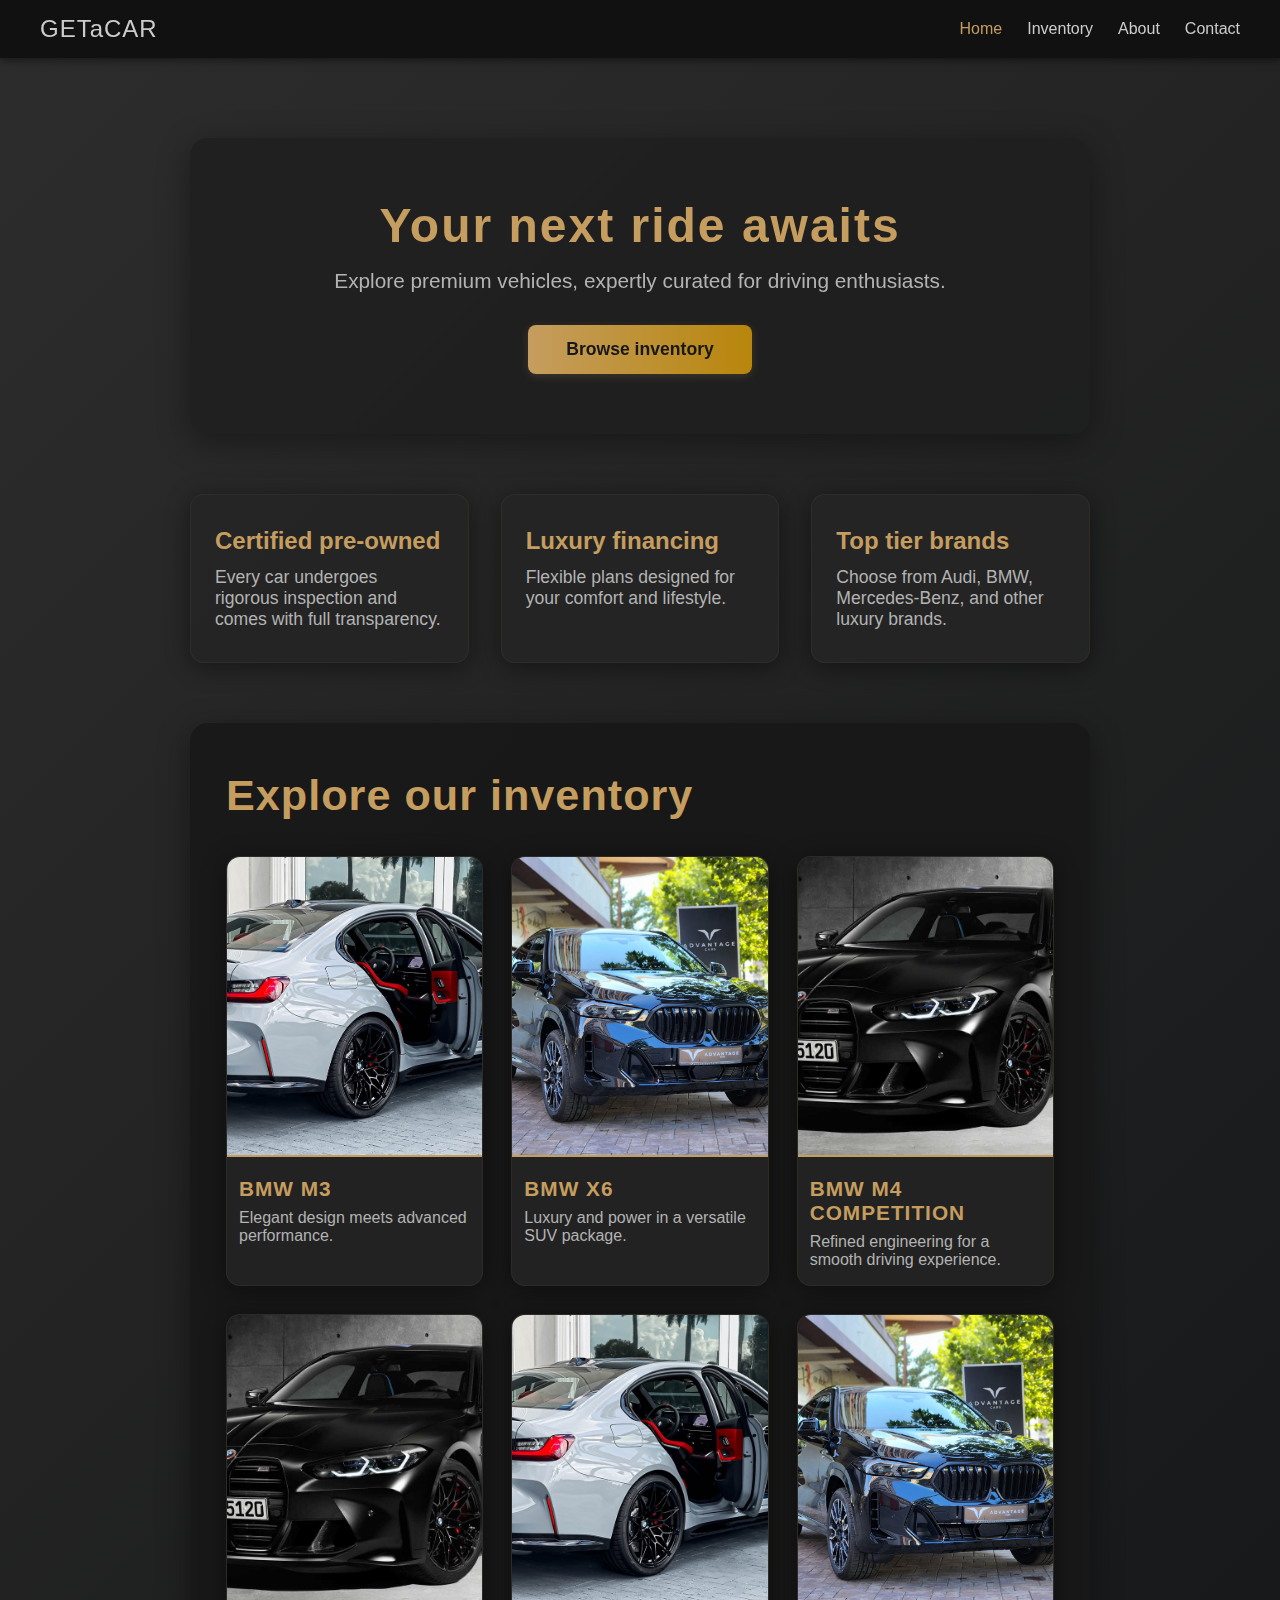
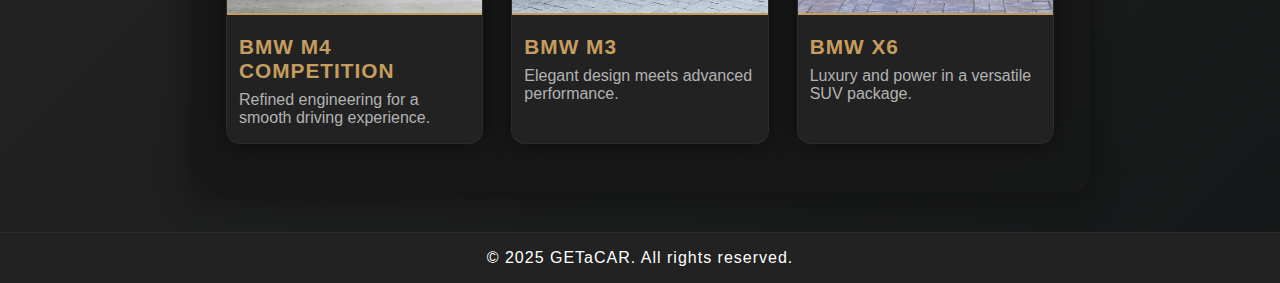
<file: index.html>
<!DOCTYPE html>
<html lang="en">

<head>
    <meta charset="UTF-8">
    <meta name="viewport" content="width=device-width, initial-scale=1.0">
    <title>GETaCAR</title>
    <link rel="stylesheet" href="./styles/index.css">
    <link rel="stylesheet" href="./styles/navbar.css">
</head>

<body>
    <header class="navbar">
        <a class="logo" href="/html-css-homework/index.html">GETaCAR</a>
        <input type="checkbox" id="nav-toggle" style="display:none;">
        <label for="nav-toggle" class="hamburger">
            <span></span>
            <span></span>
            <span></span>
        </label>
        <nav>
            <ul>
                <li><a href="/html-css-homework/index.html" class="highlight">Home</a></li>
                <li><a href="/html-css-homework/index.html#inventory">Inventory</a></li>
                <li><a href="/html-css-homework/about.html">About</a></li>
                <li><a href="/html-css-homework/contact.html">Contact</a></li>
            </ul>
        </nav>
    </header>

    <main>
        <section id="index" class="main dark-theme">
            <div class="main-content">
                <h1>Your next ride awaits</h1>
                <p>Explore premium vehicles, expertly curated for driving enthusiasts.</p>
                <a href="#inventory" class="btn-primary">Browse inventory</a>
            </div>
        </section>

        <section class="features dark-theme">
            <div class="feature">
                <h2>Certified pre-owned</h2>
                <p>Every car undergoes rigorous inspection and comes with full transparency.</p>
            </div>
            <div class="feature">
                <h2>Luxury financing</h2>
                <p>Flexible plans designed for your comfort and lifestyle.</p>
            </div>
            <div class="feature">
                <h2>Top tier brands</h2>
                <p>Choose from Audi, BMW, Mercedes-Benz, and other luxury brands.</p>
            </div>
        </section>

        <section id="inventory" class="inventory dark-theme">
            <h1>Explore our inventory</h1>
            <div class="car-grid">
                <div class="car-card">
                    <img src="images/bmw-m3.jpg" alt="BMW M3">
                    <h3>BMW M3</h3>
                    <p>Elegant design meets advanced performance.</p>
                </div>
                <div class="car-card">
                    <img src="images/bmw-x6.jpg" alt="BMW X6">
                    <h3>BMW X6</h3>
                    <p>Luxury and power in a versatile SUV package.</p>
                </div>
                <div class="car-card">
                    <img src="images/bmw-m4.jpg" alt="BMW M4 COMPETITION">
                    <h3>BMW M4 COMPETITION</h3>
                    <p>Refined engineering for a smooth driving experience.</p>
                </div>
                <div class="car-card">
                    <img src="images/bmw-m4.jpg" alt="BMW M4 COMPETITION">
                    <h3>BMW M4 COMPETITION</h3>
                    <p>Refined engineering for a smooth driving experience.</p>
                </div>
                <div class="car-card">
                    <img src="images/bmw-m3.jpg" alt="BMW M3">
                    <h3>BMW M3</h3>
                    <p>Elegant design meets advanced performance.</p>
                </div>
                <div class="car-card">
                    <img src="images/bmw-x6.jpg" alt="BMW X6">
                    <h3>BMW X6</h3>
                    <p>Luxury and power in a versatile SUV package.</p>
                </div>
            </div>
        </section>
    </main>

    <footer class="dark-footer">
        <p>&copy; 2025 GETaCAR. All rights reserved.</p>
    </footer>
</body>

</html>
</file>
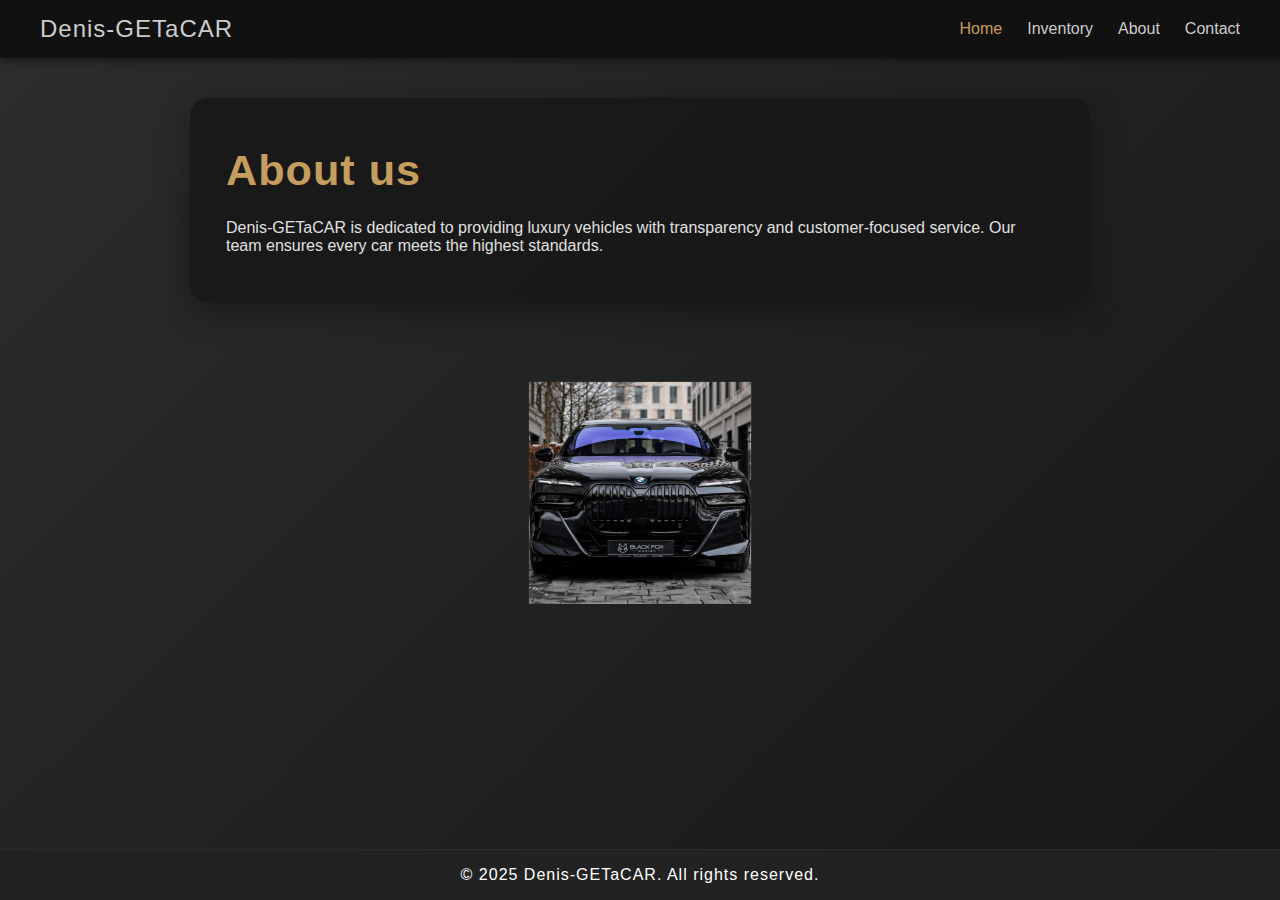
<file: about.html>
<!DOCTYPE html>
<html lang="en">
<head>
    <meta charset="UTF-8">
    <meta name="viewport" content="width=device-width, initial-scale=1.0">
    <title>About</title>
    <link rel="stylesheet" href="./styles/index.css">
    <link rel="stylesheet" href="./styles/navbar.css">
</head>
<body>
    <header class="navbar dark">
        <a class="logo" href="/index.html">Denis-GETaCAR</a>
        <input type="checkbox" id="nav-toggle" style="display:none;">
        <label for="nav-toggle" class="hamburger">
            <span></span>
            <span></span>
            <span></span>
        </label>
        <nav>
            <ul>
                <li><a href="index.html" class="highlight">Home</a></li>
                <li><a href="index.html#inventory">Inventory</a></li>
                <li><a href="about.html">About</a></li>
                <li><a href="contact.html">Contact</a></li>
            </ul>
        </nav>
    </header>


    
        <section id="about" class="about dark-theme">
            <h1>About us</h1>
            <p>Denis-GETaCAR is dedicated to providing luxury vehicles with transparency and customer-focused service. Our team ensures every car meets the highest standards.</p>
        </section>

        <div class="container-cube">
            <div class="cube">
                <div class="face front"></div>
                <div class="face back"></div>  
                <div class="face right"></div>
                <div class="face left"></div>
                <div class="face top"></div>
                <div class="face bottom"></div>
            </div>
        </div>


    <footer class="dark-footer">
        <p>&copy; 2025 Denis-GETaCAR. All rights reserved.</p>
    </footer>
</body>

</html>
</file>
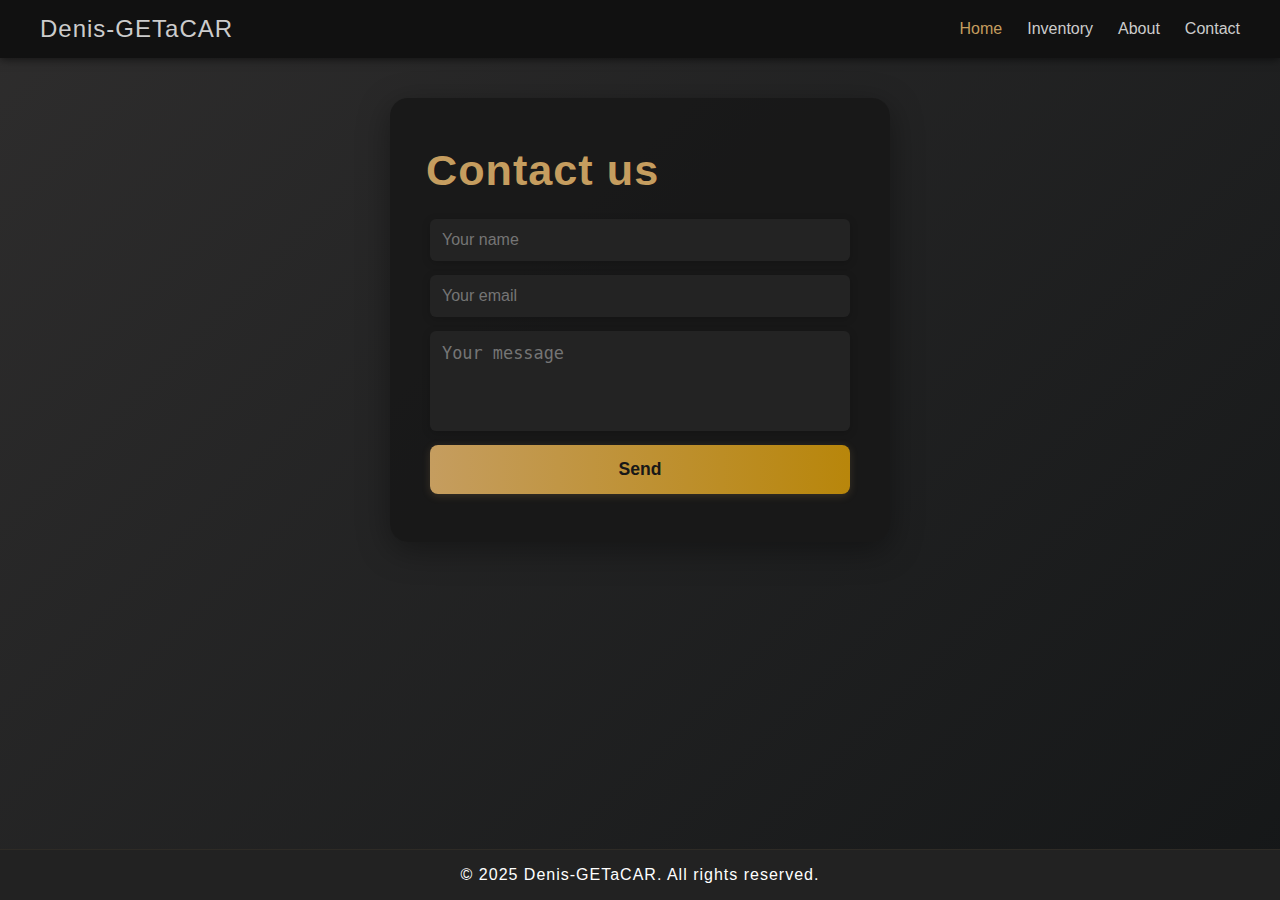
<file: contact.html>
<!DOCTYPE html>
<html lang="en">
<head>
    <meta charset="UTF-8">
    <meta name="viewport" content="width=device-width, initial-scale=1.0">
    <title>Contact</title>
    <link rel="stylesheet" href="./styles/index.css">
    <link rel="stylesheet" href="./styles/navbar.css">
</head>

<body>
    <header class="navbar dark">
        <a class="logo" href="../index.html">Denis-GETaCAR</a>
        <input type="checkbox" id="nav-toggle" style="display:none;">
        <label for="nav-toggle" class="hamburger">
            <span></span>
            <span></span>
            <span></span>
        </label>
        <nav>
            <ul>
                <li><a href="../index.html" class="highlight">Home</a></li>
                <li><a href="index.html#inventory">Inventory</a></li>
                <li><a href="../about.html">About</a></li>
                <li><a href="../contact.html">Contact</a></li>
            </ul>
        </nav>
    </header>


    <section class="contact dark-theme">
        <h1>Contact us</h1>
        <form class="contact-form">
            <input type="text" placeholder="Your name" required>
            <input type="email" placeholder="Your email" required>
            <textarea placeholder="Your message" rows="5" required></textarea>
            <button type="submit" class="btn-primary">Send</button>
        </form>
    </section>


    <footer class="dark-footer">
        <p>&copy; 2025 Denis-GETaCAR. All rights reserved.</p>
    </footer>
</body>

</html>
</file>
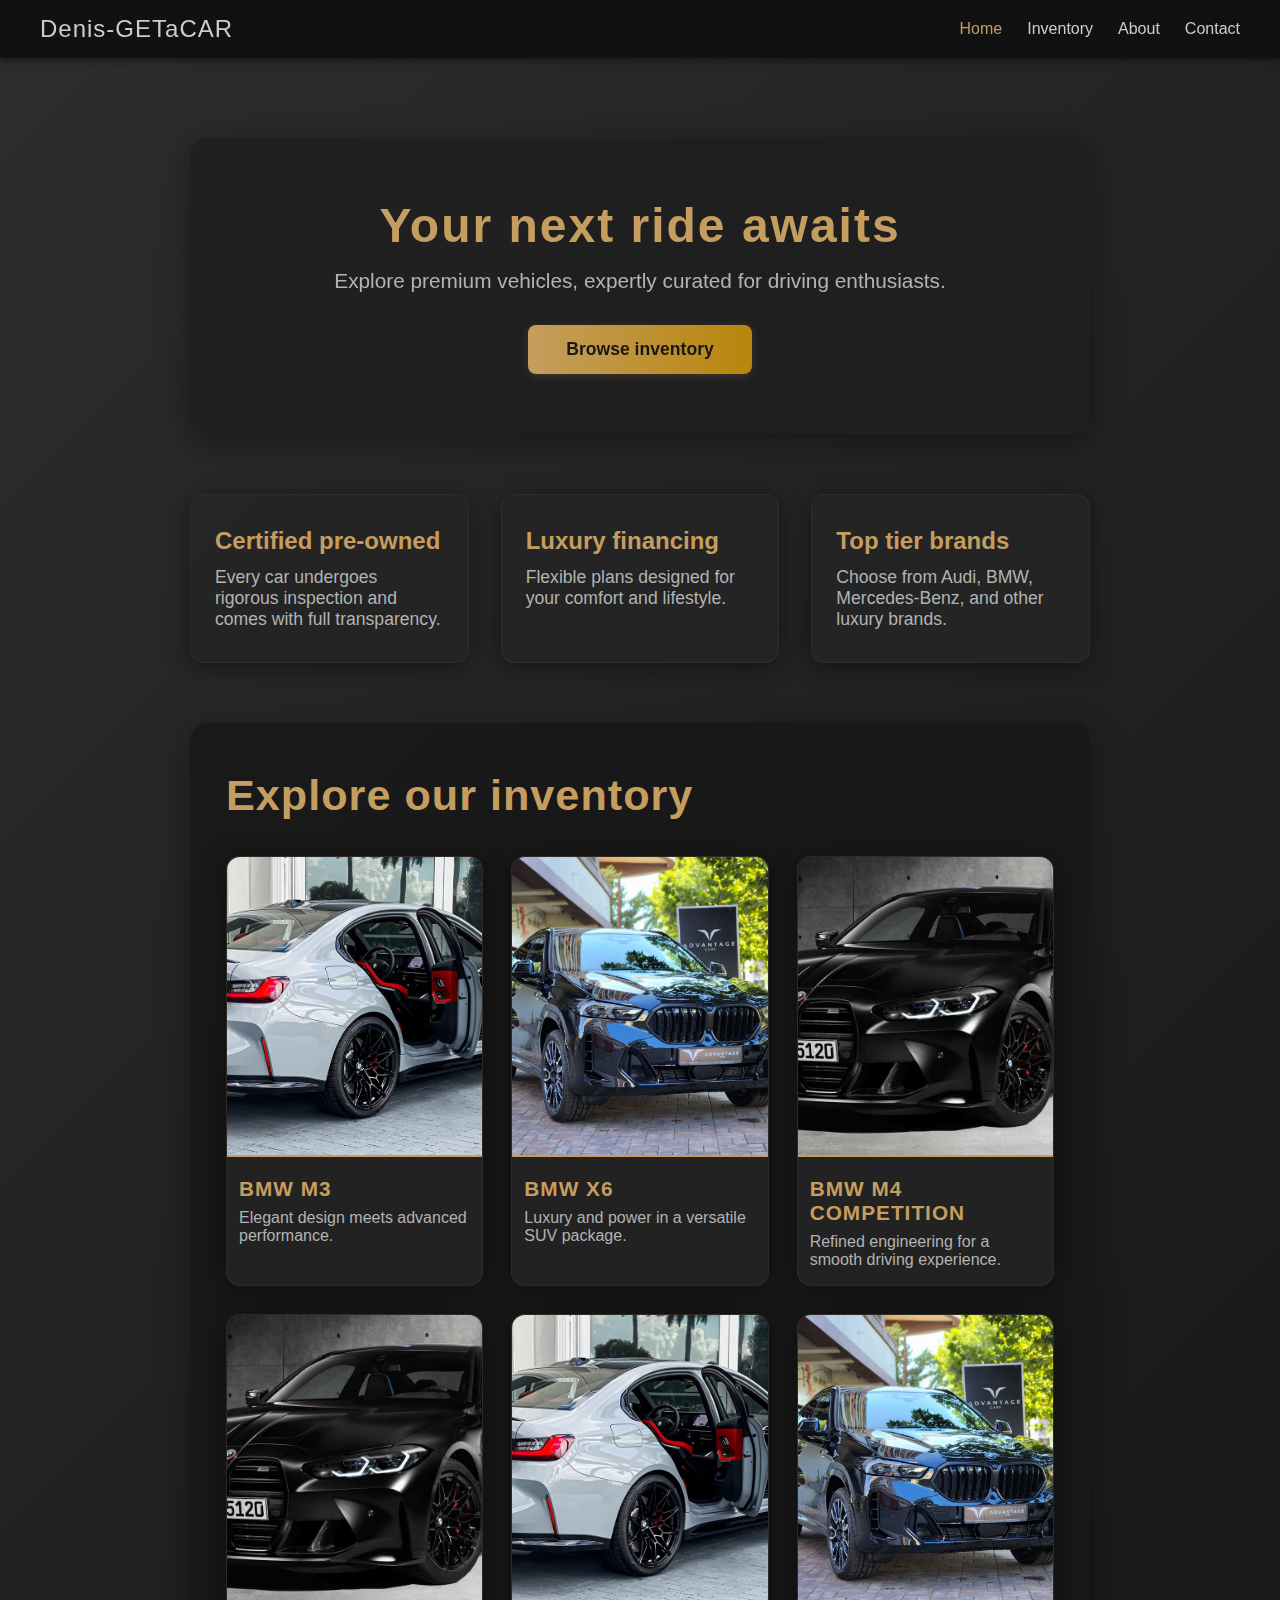
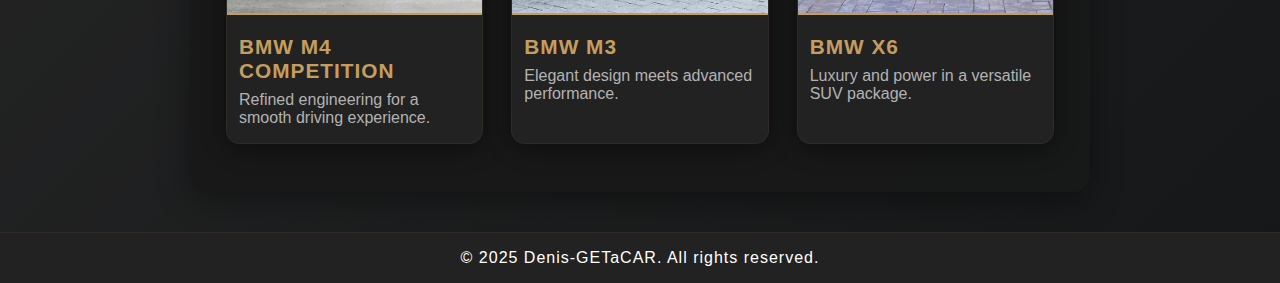
<file: home.html>
<!DOCTYPE html>
<html lang="en">
<head>
    <meta charset="UTF-8">
    <meta name="viewport" content="width=device-width, initial-scale=1.0">
    <title>Denis-GETaCAR</title>
    <link rel="stylesheet" href="./styles/home.css">
    <link rel="stylesheet" href="./styles/navbar.css">
</head>
<body>
    <header class="navbar dark">
        <a class="logo" href="home.html">Denis-GETaCAR</a>
        <input type="checkbox" id="nav-toggle" style="display:none;">
        <label for="nav-toggle" class="hamburger">
            <span></span>
            <span></span>
            <span></span>
        </label>
        <nav>
            <ul>
                <li><a href="home.html" class="highlight">Home</a></li>
                <li><a href="#inventory">Inventory</a></li>
                <li><a href="about.html">About</a></li>
                <li><a href="contact.html">Contact</a></li>
            </ul>
        </nav>
    </header>

    <main>
        <section id="home" class="main dark-theme">
            <div class="main-content">
                <h1>Your next ride awaits</h1>
                <p>Explore premium vehicles, expertly curated for driving enthusiasts.</p>
                <a href="#inventory" class="btn-primary">Browse inventory</a>
            </div>
        </section>

        <section class="features dark-theme">
            <div class="feature">
                <h2>Certified pre-owned</h2>
                <p>Every car undergoes rigorous inspection and comes with full transparency.</p>
            </div>
            <div class="feature">
                <h2>Luxury financing</h2>
                <p>Flexible plans designed for your comfort and lifestyle.</p>
            </div>
            <div class="feature">
                <h2>Top tier brands</h2>
                <p>Choose from Audi, BMW, Mercedes-Benz, and other luxury brands.</p>
            </div>
        </section>

        <section id="inventory" class="inventory dark-theme">
            <h1>Explore our inventory</h1>
            <div class="car-grid">
                <div class="car-card">
                    <img src="images/bmw-m3.jpg" alt="BMW M3">
                    <h3>BMW M3</h3>
                    <p>Elegant design meets advanced performance.</p>
                </div>
                <div class="car-card">
                    <img src="images/bmw-x6.jpg" alt="BMW X6">
                    <h3>BMW X6</h3>
                    <p>Luxury and power in a versatile SUV package.</p>
                </div>
                <div class="car-card">
                    <img src="images/bmw-m4.jpg" alt="BMW M4 COMPETITION">
                    <h3>BMW M4 COMPETITION</h3>
                    <p>Refined engineering for a smooth driving experience.</p>
                </div>
                <div class="car-card">
                    <img src="images/bmw-m4.jpg" alt="BMW M4 COMPETITION">
                    <h3>BMW M4 COMPETITION</h3>
                    <p>Refined engineering for a smooth driving experience.</p>
                </div>
                <div class="car-card">
                    <img src="images/bmw-m3.jpg" alt="BMW M3">
                    <h3>BMW M3</h3>
                    <p>Elegant design meets advanced performance.</p>
                </div>
                <div class="car-card">
                    <img src="images/bmw-x6.jpg" alt="BMW X6">
                    <h3>BMW X6</h3>
                    <p>Luxury and power in a versatile SUV package.</p>
                </div>
            </div>
        </section>
    </main>

    <footer class="dark-footer">
        <p>&copy; 2025 Denis-GETaCAR. All rights reserved.</p>
    </footer>
</body>
</html>
</file>
<file: styles/index.css>
*{
    box-sizing: border-box;
    margin: 0;
    padding: 0;
    scroll-behavior: smooth;
}
body {
    background: linear-gradient(135deg, #2e2d2d 0%, #151718 100%);
    color: #e0e0e0;
    font-family: 'Segoe UI', 'Roboto', Arial, sans-serif;
    min-height: 100vh;
    margin: 0;
    padding: 0;
    display: flex;
    flex-direction: column;
}

/* section {
    height: 100vh;
} */

.main.dark-theme {
    background: rgba(30, 30, 30, 0.8);
    box-shadow: 0 8px 32px 0 rgba(0,0,0,0.37);
    border-radius: 18px;
    margin: 80px auto 0; 
    max-width: 900px;
    padding: 60px 40px;
    text-align: center;
    backdrop-filter: blur(6px);
}

.main-content h1 {
    font-size: 3em;
    color: #c59d5f;
    letter-spacing: 2px;
    margin-bottom: 16px;
}

.main-content p {
    font-size: 1.3em;
    color: #b3b3b3;
    margin-bottom: 32px;
}

.btn-primary {
    background: linear-gradient(90deg, #c59d5f 0%, #b8860b 100%);
    color: #181818;
    padding: 14px 38px;
    border: none;
    border-radius: 8px;
    font-size: 1.1em;
    font-weight: 600;
    cursor: pointer;
    box-shadow: 0 2px 8px rgba(197,157,95,0.2);
    transition: background 0.3s, color 0.3s;
    text-decoration: none;
    display: inline-block;
}

.btn-primary:hover {
    background: linear-gradient(90deg, #b8860b 0%, #c59d5f 100%);
    color: #fff;
}

.features.dark-theme {
    display: flex;
    gap: 32px;
    justify-content: center;
    margin: 60px auto;
    max-width: 900px;
}

.feature {
    background: rgba(36, 36, 36, 0.85);
    border-radius: 14px;
    box-shadow: 0 4px 24px rgba(0,0,0,0.45);
    padding: 32px 24px;
    flex: 1;
    transition: transform 0.3s, box-shadow 0.3s;
    border: 1px solid rgba(197,157,95,0.08);
}

.feature h2 {
    color: #c59d5f;
    font-size: 1.5em;
    margin-bottom: 12px;
}

.feature p {
    color: #b3b3b3;
    font-size: 1.1em;
}

.feature:hover {
    transform: translateY(-10px) scale(1.03);
    box-shadow: 0 8px 32px rgba(197,157,95,0.12);
}

.inventory.dark-theme,
.about.dark-theme,
.contact.dark-theme {
    background: rgba(24, 24, 24, 0.92);
    border-radius: 18px;
    box-shadow: 0 8px 32px rgba(0,0,0,0.37);
    margin: 40px auto;
    max-width: 900px;
    min-width: 500px;
    padding: 48px 36px;
}

.inventory h1,
.about h1,
.contact h1 {
    font-size: 2.7em;
    margin-bottom: 24px;
    color: #c59d5f;
    letter-spacing: 1px;
}

.car-grid {
    display: grid;
    grid-template-columns: repeat(3, 1fr);
    gap: 28px;
    margin-top: 36px;
}

.car-card {
    background: rgba(36, 36, 36, 0.92);
    border-radius: 14px;
    overflow: hidden;
    box-shadow: 0 4px 24px rgba(0,0,0,0.45);
    transition: transform 0.3s, box-shadow 0.3s;
    border: 1px solid rgba(197,157,95,0.08);
}

.car-card:hover {
    transform: translateY(-10px) scale(1.03);
    box-shadow: 0 8px 32px rgba(197,157,95,0.12);
}

.car-card img {
    width: 100%;
    height: 300px;
    object-fit: cover;
    cursor: pointer;
    border-bottom: 2px solid #c59d5f;
}

.car-card h3 {
    margin: 16px 0 8px;
    color: #c59d5f;
    font-size: 1.3em;
    letter-spacing: 1px;
    padding: 0 12px;
}

.car-card p {
    color: #b3b3b3;
    font-size: 1em;
    margin-bottom: 16px;
    padding: 0 12px;
}

.contact-form {
    display: flex;
    flex-direction: column;
    max-width: 420px;
    margin: 0 auto;
    gap: 14px;
}

.contact-form input,
.contact-form textarea {
    margin: 0;
    padding: 12px;
    border: none;
    border-radius: 6px;
    background: rgba(36,36,36,0.95);
    color: #fff;
    font-size: 1em;
    box-shadow: 0 2px 8px rgba(0,0,0,0.18);
    transition: outline 0.3s, box-shadow 0.3s;
}

.contact-form textarea {
    resize: none;
    height: 100px;
    font-size: 1.3em;
}

.contact-form input:focus,
.contact-form textarea:focus {
    outline: 2px solid #c59d5f;
    box-shadow: 0 0 0 2px #c59d5f;
}

.dark-footer {
    margin-top: auto; 
    width: 100%;
    background: #222;
    color: #fff;
    text-align: center;
    padding: 1rem 0;
    font-size: 1em;
    letter-spacing: 1px;
    border-top: 1px solid rgba(197,157,95,0.08);
}

* {
    -ms-overflow-style: none; 
    scrollbar-width: none; 
}

.container-cube {
    perspective: 1000px;
    width: 200px;
    height: 200px;
    margin: 50px auto;
}

.cube{
    position: relative;
    width: 100%;
    height: 100%;
    transform-style: preserve-3d;
    animation: rotateCube 10s infinite linear;
}

.face {
    position: absolute;
    width: 200px;
    height: 200px;
    overflow: hidden;
    background-size: cover;
    background-position: center;
}

.front{
    background-image: url(../images/front.jpg);
    transform: translateZ(100px);
}

.back{
    background-image: url(../images/back.jpg);
    transform: rotateY(180deg) translateZ(100px);
}

.right {
    background-image: url(../images/right.jpg);
    transform: rotateY(90deg) translateZ(100px);
}

.left{
    background-image: url(../images/left.jpg);
    transform: rotateY(-90deg) translateZ(100px);
}

.top{
    background-image: url(/images/top.jpg);
    transform: rotateX(90deg) translateZ(100px);
}

.bottom{
    background-image: url(../images/bottom.jpg);
    transform: rotateX(-90deg) translateZ(100px);
}

@keyframes rotateCube {
    0% {
        transform: rotateY(0deg) rotateX(0deg);
    }
    100% {
        transform: rotateY(360deg) rotateX(360deg);
    }
}

@media (max-width: 1200px) {
    .main.dark-theme,
    .features.dark-theme,
    .inventory.dark-theme,
    .about.dark-theme,
    .contact.dark-theme {
        max-width: 98vw;
        padding-left: 10px;
        padding-right: 10px;
    }
    .car-grid {
        gap: 18px;
    }
}

@media (max-width: 900px) {
    .features.dark-theme {
        flex-direction: column;
        gap: 18px;
    }
    .car-grid {
        grid-template-columns: repeat(2, 1fr);
    }
}

@media (max-width: 600px) {
    .main.dark-theme {
        padding: 30px 8px;
        padding-top: 40px;
        margin: 60px auto 0;
    }
    .main-content h1 {
        font-size: 2em;
    }
    .features.dark-theme {
        gap: 10px;
    }
    .inventory.dark-theme,
    .about.dark-theme,
    .contact.dark-theme {
        padding: 20px 4px;
        min-width: unset;
    }
    .car-grid {
        grid-template-columns: 1fr;
        gap: 12px;
        margin-top: 20px;
    }
    .car-card img {
        height: 180px;
    }
    .btn-primary {
        padding: 10px 18px;
        font-size: 1em;
    }
    .dark-footer {
        font-size: 0.9em;
        padding: 0.7rem 0;
    }
    .contact-form {
        max-width: 98vw;
        padding: 0 4px;
    }
}
</file>
<file: styles/navbar.css>
.navbar {
    display: flex;
    justify-content: space-between;
    align-items: center;
    padding: 15px 40px;
    background-color: #111;
    position: sticky;
    top: 0;
    box-shadow: 0 2px 8px rgba(0, 0, 0, 0.5);
    z-index: 1;

}

.navbar ul {
    list-style: none;
    display: flex;
    gap: 25px;
    margin: 0;
}

.navbar a {
    text-decoration: none;
    color: #ccc;
    transition: color 0.3s;
    font-weight: 500;
}

.navbar a:hover,
.navbar a.highlight {
    color: #c59d5f;
}

.logo {
    font-size: 1.5em;
    font-weight: bold;
    color: #fff;
    letter-spacing: 1px;
}

.hamburger {
    display: none;
    flex-direction: column;
    justify-content: center;
    width: 32px;
    height: 32px;
    cursor: pointer;
    margin-left: auto;
}

.hamburger span {
    height: 4px;
    width: 100%;
    background: #c59d5f;
    margin: 5px 0;
    border-radius: 2px;
    transition: 0.3s;
}

@media (max-width: 700px) {
    .navbar nav ul {
        display: none;
        flex-direction: column;
        background: #232526;
        position: absolute;
        top: 60px;
        right: 0;
        width: 180px;
        box-shadow: 0 8px 32px rgba(0, 0, 0, 0.37);
        border-radius: 0 0 8px 8px;
        z-index: 100;
    }

    #nav-toggle:checked~nav ul {
        display: flex;
        justify-content: center;
        align-items: center;
        padding: 15px 0;
    }

    .hamburger {
        display: flex;
    }

    .navbar {
        position: relative;
    }
}
</file>
<file: styles/home.css>
*{
    box-sizing: border-box;
    margin: 0;
    padding: 0;
    scroll-behavior: smooth;
}
body {
    background: linear-gradient(135deg, #2e2d2d 0%, #151718 100%);
    color: #e0e0e0;
    font-family: 'Segoe UI', 'Roboto', Arial, sans-serif;
    min-height: 100vh;
    margin: 0;
    padding: 0;
    display: flex;
    flex-direction: column;
}

/* section {
    height: 100vh;
} */

.main.dark-theme {
    background: rgba(30, 30, 30, 0.8);
    box-shadow: 0 8px 32px 0 rgba(0,0,0,0.37);
    border-radius: 18px;
    margin: 80px auto 0; 
    max-width: 900px;
    padding: 60px 40px;
    text-align: center;
    backdrop-filter: blur(6px);
}

.main-content h1 {
    font-size: 3em;
    color: #c59d5f;
    letter-spacing: 2px;
    margin-bottom: 16px;
}

.main-content p {
    font-size: 1.3em;
    color: #b3b3b3;
    margin-bottom: 32px;
}

.btn-primary {
    background: linear-gradient(90deg, #c59d5f 0%, #b8860b 100%);
    color: #181818;
    padding: 14px 38px;
    border: none;
    border-radius: 8px;
    font-size: 1.1em;
    font-weight: 600;
    cursor: pointer;
    box-shadow: 0 2px 8px rgba(197,157,95,0.2);
    transition: background 0.3s, color 0.3s;
    text-decoration: none;
    display: inline-block;
}

.btn-primary:hover {
    background: linear-gradient(90deg, #b8860b 0%, #c59d5f 100%);
    color: #fff;
}

.features.dark-theme {
    display: flex;
    gap: 32px;
    justify-content: center;
    margin: 60px auto;
    max-width: 900px;
}

.feature {
    background: rgba(36, 36, 36, 0.85);
    border-radius: 14px;
    box-shadow: 0 4px 24px rgba(0,0,0,0.45);
    padding: 32px 24px;
    flex: 1;
    transition: transform 0.3s, box-shadow 0.3s;
    border: 1px solid rgba(197,157,95,0.08);
}

.feature h2 {
    color: #c59d5f;
    font-size: 1.5em;
    margin-bottom: 12px;
}

.feature p {
    color: #b3b3b3;
    font-size: 1.1em;
}

.feature:hover {
    transform: translateY(-10px) scale(1.03);
    box-shadow: 0 8px 32px rgba(197,157,95,0.12);
}

.inventory.dark-theme,
.about.dark-theme,
.contact.dark-theme {
    background: rgba(24, 24, 24, 0.92);
    border-radius: 18px;
    box-shadow: 0 8px 32px rgba(0,0,0,0.37);
    margin: 40px auto;
    max-width: 900px;
    min-width: 500px;
    padding: 48px 36px;
}

.inventory h1,
.about h1,
.contact h1 {
    font-size: 2.7em;
    margin-bottom: 24px;
    color: #c59d5f;
    letter-spacing: 1px;
}

.car-grid {
    display: grid;
    grid-template-columns: repeat(3, 1fr);
    gap: 28px;
    margin-top: 36px;
}

.car-card {
    background: rgba(36, 36, 36, 0.92);
    border-radius: 14px;
    overflow: hidden;
    box-shadow: 0 4px 24px rgba(0,0,0,0.45);
    transition: transform 0.3s, box-shadow 0.3s;
    border: 1px solid rgba(197,157,95,0.08);
}

.car-card:hover {
    transform: translateY(-10px) scale(1.03);
    box-shadow: 0 8px 32px rgba(197,157,95,0.12);
}

.car-card img {
    width: 100%;
    height: 300px;
    object-fit: cover;
    cursor: pointer;
    border-bottom: 2px solid #c59d5f;
}

.car-card h3 {
    margin: 16px 0 8px;
    color: #c59d5f;
    font-size: 1.3em;
    letter-spacing: 1px;
    padding: 0 12px;
}

.car-card p {
    color: #b3b3b3;
    font-size: 1em;
    margin-bottom: 16px;
    padding: 0 12px;
}

.contact-form {
    display: flex;
    flex-direction: column;
    max-width: 420px;
    margin: 0 auto;
    gap: 14px;
}

.contact-form input,
.contact-form textarea {
    margin: 0;
    padding: 12px;
    border: none;
    border-radius: 6px;
    background: rgba(36,36,36,0.95);
    color: #fff;
    font-size: 1em;
    box-shadow: 0 2px 8px rgba(0,0,0,0.18);
    transition: outline 0.3s, box-shadow 0.3s;
}

.contact-form textarea {
    resize: none;
    height: 100px;
    font-size: 1.3em;
}

.contact-form input:focus,
.contact-form textarea:focus {
    outline: 2px solid #c59d5f;
    box-shadow: 0 0 0 2px #c59d5f;
}

.dark-footer {
    margin-top: auto; 
    width: 100%;
    background: #222;
    color: #fff;
    text-align: center;
    padding: 1rem 0;
    font-size: 1em;
    letter-spacing: 1px;
    border-top: 1px solid rgba(197,157,95,0.08);
}

* {
    -ms-overflow-style: none; 
    scrollbar-width: none; 
}

.container-cube {
    perspective: 1000px;
    width: 200px;
    height: 200px;
    margin: 50px auto;
}

.cube{
    position: relative;
    width: 100%;
    height: 100%;
    transform-style: preserve-3d;
    animation: rotateCube 10s infinite linear;
}

.face {
    position: absolute;
    width: 200px;
    height: 200px;
    overflow: hidden;
    background-size: cover;
    background-position: center;
}

.front{
    background-image: url(/images/front.jpg);
    transform: translateZ(100px);
}

.back{
    background-image: url(/images/back.jpg);
    transform: rotateY(180deg) translateZ(100px);
}

.right {
    background-image: url(/images/right.jpg);
    transform: rotateY(90deg) translateZ(100px);
}

.left{
    background-image: url(/images/left.jpg);
    transform: rotateY(-90deg) translateZ(100px);
}

.top{
    background-image: url(/images/top.jpg);
    transform: rotateX(90deg) translateZ(100px);
}

.bottom{
    background-image: url(/images/bottom.jpg);
    transform: rotateX(-90deg) translateZ(100px);
}

@keyframes rotateCube {
    0% {
        transform: rotateY(0deg) rotateX(0deg);
    }
    100% {
        transform: rotateY(360deg) rotateX(360deg);
    }
}

@media (max-width: 1200px) {
    .main.dark-theme,
    .features.dark-theme,
    .inventory.dark-theme,
    .about.dark-theme,
    .contact.dark-theme {
        max-width: 98vw;
        padding-left: 10px;
        padding-right: 10px;
    }
    .car-grid {
        gap: 18px;
    }
}

@media (max-width: 900px) {
    .features.dark-theme {
        flex-direction: column;
        gap: 18px;
    }
    .car-grid {
        grid-template-columns: repeat(2, 1fr);
    }
}

@media (max-width: 600px) {
    .main.dark-theme {
        padding: 30px 8px;
        padding-top: 40px;
        margin: 60px auto 0;
    }
    .main-content h1 {
        font-size: 2em;
    }
    .features.dark-theme {
        gap: 10px;
    }
    .inventory.dark-theme,
    .about.dark-theme,
    .contact.dark-theme {
        padding: 20px 4px;
        min-width: unset;
    }
    .car-grid {
        grid-template-columns: 1fr;
        gap: 12px;
        margin-top: 20px;
    }
    .car-card img {
        height: 180px;
    }
    .btn-primary {
        padding: 10px 18px;
        font-size: 1em;
    }
    .dark-footer {
        font-size: 0.9em;
        padding: 0.7rem 0;
    }
    .contact-form {
        max-width: 98vw;
        padding: 0 4px;
    }
}
</file>
